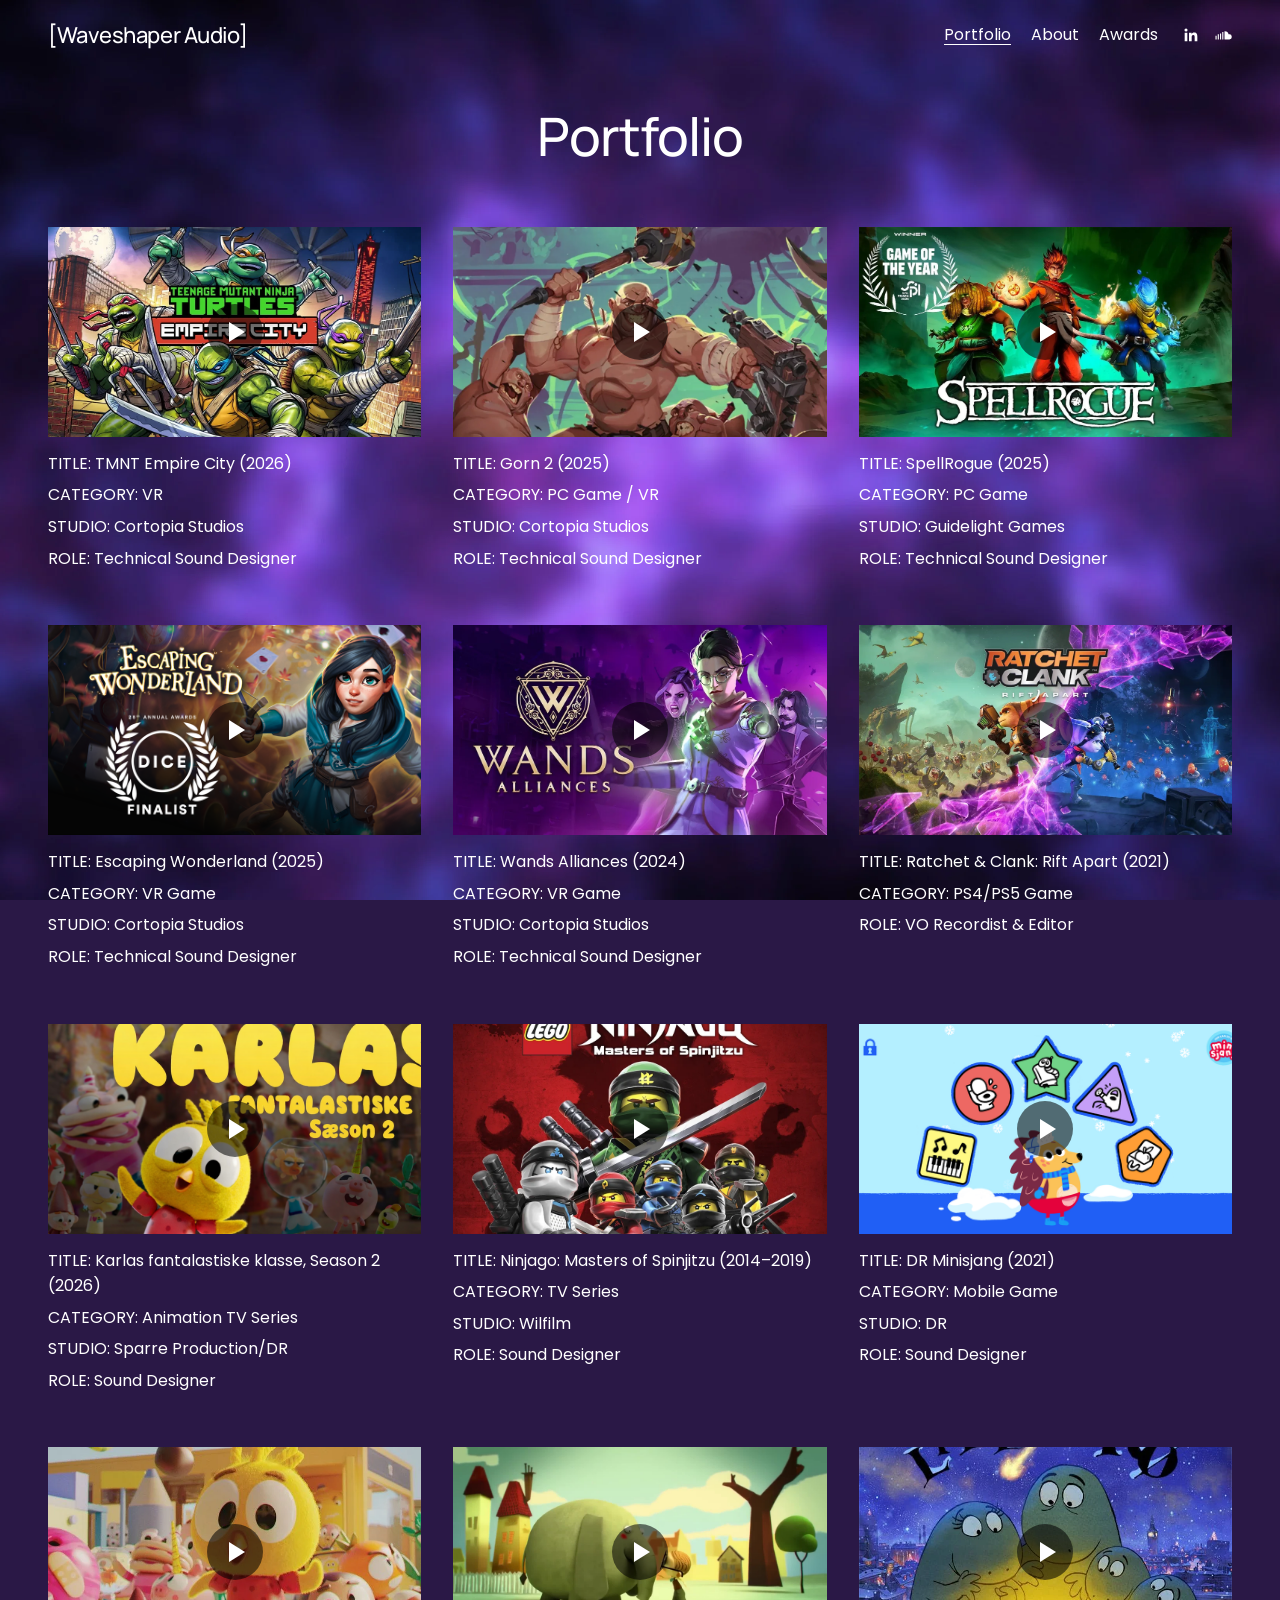
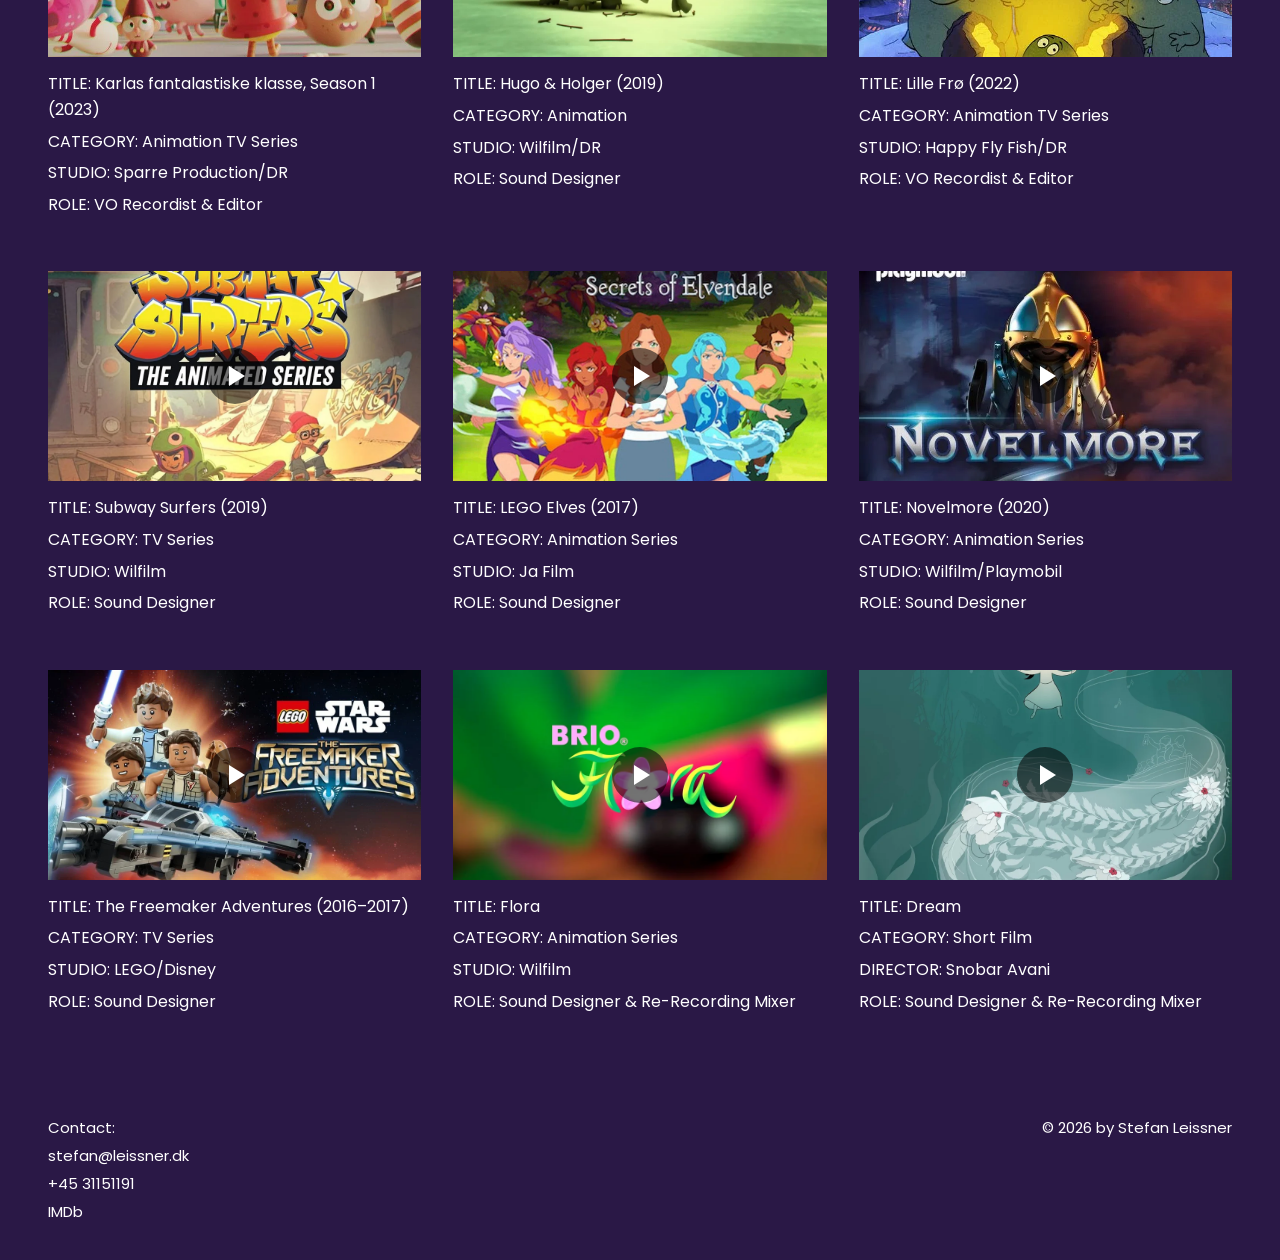
<file: index.html>
<!doctype html>
<html lang="en">
<head>
<meta charset="utf-8">
<meta name="viewport" content="width=device-width, initial-scale=1">
<title>[Waveshaper Audio]</title>
<meta name="description" content="Stefan Leissner – sound designer for games, animation, TV and film.">
<link rel="preconnect" href="https://fonts.googleapis.com">
<link rel="preconnect" href="https://fonts.gstatic.com" crossorigin>
<link href="https://fonts.googleapis.com/css2?family=Manrope:wght@500;700&family=Poppins:wght@400;700&display=swap" rel="stylesheet">
<link rel="stylesheet" href="css/style.css">
</head>
<body>
<header class="site-header">
  <a class="site-title" href="index.html">[Waveshaper Audio]</a>
  <nav class="site-nav">
    <a href="index.html" aria-current="page">Portfolio</a>
    <a href="about.html">About</a>
    <a href="awards.html">Awards</a>
  </nav>
  <div class="social">
    <a href="https://www.linkedin.com/in/sleissner" aria-label="LinkedIn"><svg viewBox="0 0 24 24"><path d="M20.45 20.45h-3.56v-5.57c0-1.33-.02-3.04-1.85-3.04-1.85 0-2.13 1.45-2.13 2.94v5.67H9.35V9h3.41v1.56h.05c.48-.9 1.64-1.85 3.37-1.85 3.6 0 4.27 2.37 4.27 5.46v6.28zM5.34 7.43a2.06 2.06 0 1 1 0-4.12 2.06 2.06 0 0 1 0 4.12zM7.12 20.45H3.56V9h3.56v11.45z"/></svg></a>
    <a href="https://soundcloud.com/waveshaper26/sets/sonic-tailspin" aria-label="SoundCloud"><svg viewBox="0 0 24 24"><path d="M14.5 7a5 5 0 0 1 4.9 4.1A3.5 3.5 0 1 1 20 18h-6V7.3c.2-.2.3-.3.5-.3z"/><rect x="11" y="8" width="1.5" height="10"/><rect x="8" y="10" width="1.5" height="8"/><rect x="5" y="11" width="1.5" height="7"/><rect x="2" y="13" width="1.5" height="5"/></svg></a>
  </div>
</header>
<main>
  <h1>Portfolio</h1>
  <div class="projects" id="projects"></div>
</main>
<script src="js/projects.js"></script>
<script src="js/portfolio.js"></script>
<footer class="site-footer">
  <div>
    <p>Contact:</p>
    <p><a href="mailto:stefan@leissner.dk">stefan@leissner.dk</a></p>
    <p><a href="tel:+4531151191">+45 31151191</a></p>
    <p><a href="https://www.imdb.com/name/nm2223567/">IMDb</a></p>
  </div>
  <p>© 2026 by Stefan Leissner</p>
</footer>
</body>
</html>
</file>
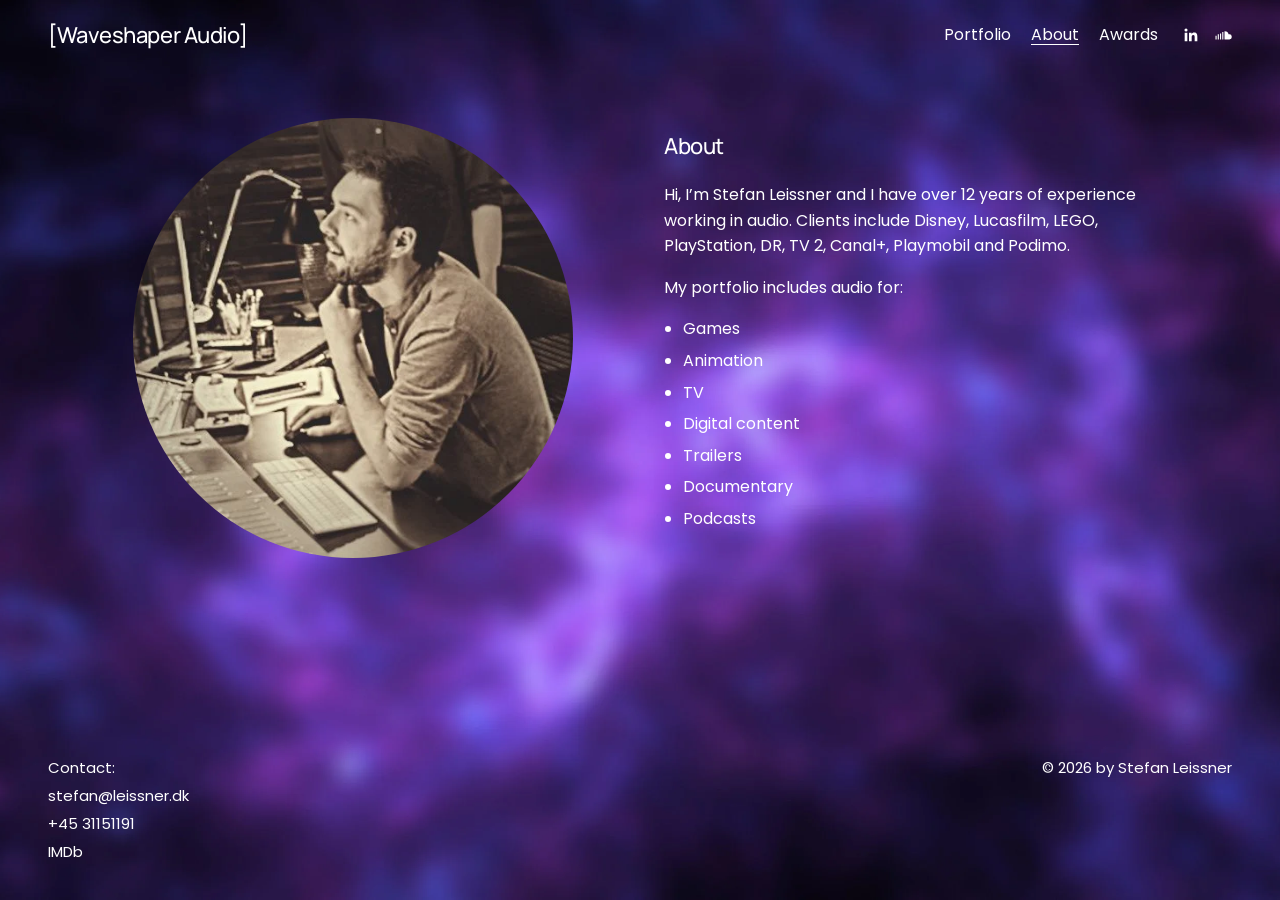
<file: about.html>
<!doctype html>
<html lang="en">
<head>
<meta charset="utf-8">
<meta name="viewport" content="width=device-width, initial-scale=1">
<title>About – [Waveshaper Audio]</title>
<meta name="description" content="Stefan Leissner – sound designer for games, animation, TV and film.">
<link rel="preconnect" href="https://fonts.googleapis.com">
<link rel="preconnect" href="https://fonts.gstatic.com" crossorigin>
<link href="https://fonts.googleapis.com/css2?family=Manrope:wght@500;700&family=Poppins:wght@400;700&display=swap" rel="stylesheet">
<link rel="stylesheet" href="css/style.css">
</head>
<body>
<header class="site-header">
  <a class="site-title" href="index.html">[Waveshaper Audio]</a>
  <nav class="site-nav">
    <a href="index.html">Portfolio</a>
    <a href="about.html" aria-current="page">About</a>
    <a href="awards.html">Awards</a>
  </nav>
  <div class="social">
    <a href="https://www.linkedin.com/in/sleissner" aria-label="LinkedIn"><svg viewBox="0 0 24 24"><path d="M20.45 20.45h-3.56v-5.57c0-1.33-.02-3.04-1.85-3.04-1.85 0-2.13 1.45-2.13 2.94v5.67H9.35V9h3.41v1.56h.05c.48-.9 1.64-1.85 3.37-1.85 3.6 0 4.27 2.37 4.27 5.46v6.28zM5.34 7.43a2.06 2.06 0 1 1 0-4.12 2.06 2.06 0 0 1 0 4.12zM7.12 20.45H3.56V9h3.56v11.45z"/></svg></a>
    <a href="https://soundcloud.com/waveshaper26/sets/sonic-tailspin" aria-label="SoundCloud"><svg viewBox="0 0 24 24"><path d="M14.5 7a5 5 0 0 1 4.9 4.1A3.5 3.5 0 1 1 20 18h-6V7.3c.2-.2.3-.3.5-.3z"/><rect x="11" y="8" width="1.5" height="10"/><rect x="8" y="10" width="1.5" height="8"/><rect x="5" y="11" width="1.5" height="7"/><rect x="2" y="13" width="1.5" height="5"/></svg></a>
  </div>
</header>
<main>
  <section class="about">
    <img src="images/stefan.webp" alt="Stefan Leissner at the mixing desk">
    <div>
      <h2>About</h2>
      <p>Hi, I’m Stefan Leissner and I have over 12 years of experience working in audio. Clients include Disney, Lucasfilm, LEGO, PlayStation, DR, TV 2, Canal+, Playmobil and Podimo.</p>
      <p>My portfolio includes audio for:</p>
      <ul>
        <li>Games</li>
        <li>Animation</li>
        <li>TV</li>
        <li>Digital content</li>
        <li>Trailers</li>
        <li>Documentary</li>
        <li>Podcasts</li>
      </ul>
    </div>
  </section>
</main>
<footer class="site-footer">
  <div>
    <p>Contact:</p>
    <p><a href="mailto:stefan@leissner.dk">stefan@leissner.dk</a></p>
    <p><a href="tel:+4531151191">+45 31151191</a></p>
    <p><a href="https://www.imdb.com/name/nm2223567/">IMDb</a></p>
  </div>
  <p>© 2026 by Stefan Leissner</p>
</footer>
</body>
</html>
</file>
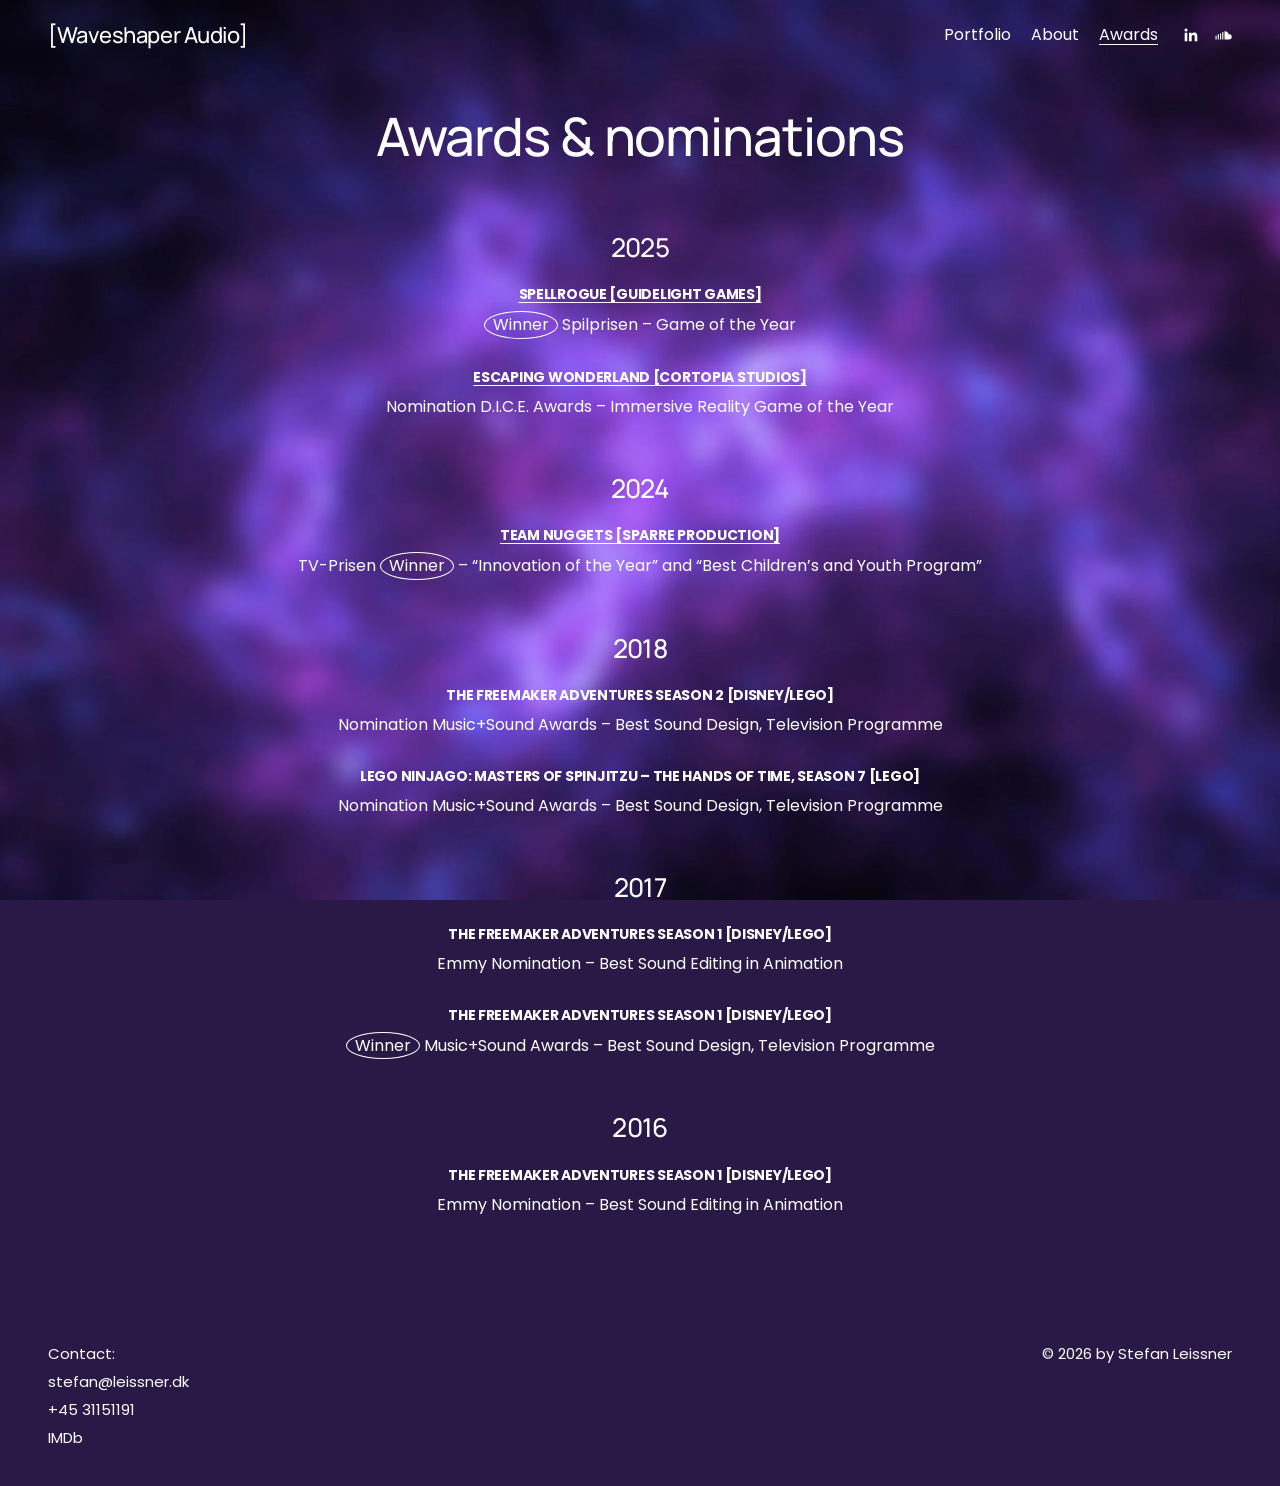
<file: awards.html>
<!doctype html>
<html lang="en">
<head>
<meta charset="utf-8">
<meta name="viewport" content="width=device-width, initial-scale=1">
<title>Awards – [Waveshaper Audio]</title>
<meta name="description" content="Stefan Leissner – sound designer for games, animation, TV and film.">
<link rel="preconnect" href="https://fonts.googleapis.com">
<link rel="preconnect" href="https://fonts.gstatic.com" crossorigin>
<link href="https://fonts.googleapis.com/css2?family=Manrope:wght@500;700&family=Poppins:wght@400;700&display=swap" rel="stylesheet">
<link rel="stylesheet" href="css/style.css">
</head>
<body>
<header class="site-header">
  <a class="site-title" href="index.html">[Waveshaper Audio]</a>
  <nav class="site-nav">
    <a href="index.html">Portfolio</a>
    <a href="about.html">About</a>
    <a href="awards.html" aria-current="page">Awards</a>
  </nav>
  <div class="social">
    <a href="https://www.linkedin.com/in/sleissner" aria-label="LinkedIn"><svg viewBox="0 0 24 24"><path d="M20.45 20.45h-3.56v-5.57c0-1.33-.02-3.04-1.85-3.04-1.85 0-2.13 1.45-2.13 2.94v5.67H9.35V9h3.41v1.56h.05c.48-.9 1.64-1.85 3.37-1.85 3.6 0 4.27 2.37 4.27 5.46v6.28zM5.34 7.43a2.06 2.06 0 1 1 0-4.12 2.06 2.06 0 0 1 0 4.12zM7.12 20.45H3.56V9h3.56v11.45z"/></svg></a>
    <a href="https://soundcloud.com/waveshaper26/sets/sonic-tailspin" aria-label="SoundCloud"><svg viewBox="0 0 24 24"><path d="M14.5 7a5 5 0 0 1 4.9 4.1A3.5 3.5 0 1 1 20 18h-6V7.3c.2-.2.3-.3.5-.3z"/><rect x="11" y="8" width="1.5" height="10"/><rect x="8" y="10" width="1.5" height="8"/><rect x="5" y="11" width="1.5" height="7"/><rect x="2" y="13" width="1.5" height="5"/></svg></a>
  </div>
</header>
<main>
  <h1>Awards &amp; nominations</h1>
  <section class="awards">
    <h2>2025</h2>
    <div class="award">
      <h3><a href="https://www.spellrogue.com/info">SpellRogue [Guidelight Games]</a></h3>
      <p><span class="won">Winner</span> Spilprisen – Game of the Year</p>
    </div>
    <div class="award">
      <h3><a href="https://www.cortopia.com/">Escaping Wonderland [Cortopia Studios]</a></h3>
      <p>Nomination D.I.C.E. Awards – Immersive Reality Game of the Year</p>
    </div>
    <h2>2024</h2>
    <div class="award">
      <h3><a href="http://sparreproduction.dk/home/">Team Nuggets [Sparre Production]</a></h3>
      <p>TV-Prisen <span class="won">Winner</span> – “Innovation of the Year” and “Best Children’s and Youth Program”</p>
    </div>
    <h2>2018</h2>
    <div class="award">
      <h3>The Freemaker Adventures Season 2 [Disney/LEGO]</h3>
      <p>Nomination Music+Sound Awards – Best Sound Design, Television Programme</p>
    </div>
    <div class="award">
      <h3>LEGO Ninjago: Masters of Spinjitzu – The Hands of Time, Season 7 [LEGO]</h3>
      <p>Nomination Music+Sound Awards – Best Sound Design, Television Programme</p>
    </div>
    <h2>2017</h2>
    <div class="award">
      <h3>The Freemaker Adventures Season 1 [Disney/LEGO]</h3>
      <p>Emmy Nomination – Best Sound Editing in Animation</p>
    </div>
    <div class="award">
      <h3>The Freemaker Adventures Season 1 [Disney/LEGO]</h3>
      <p><span class="won">Winner</span> Music+Sound Awards – Best Sound Design, Television Programme</p>
    </div>
    <h2>2016</h2>
    <div class="award">
      <h3>The Freemaker Adventures Season 1 [Disney/LEGO]</h3>
      <p>Emmy Nomination – Best Sound Editing in Animation</p>
    </div>
  </section>
</main>
<footer class="site-footer">
  <div>
    <p>Contact:</p>
    <p><a href="mailto:stefan@leissner.dk">stefan@leissner.dk</a></p>
    <p><a href="tel:+4531151191">+45 31151191</a></p>
    <p><a href="https://www.imdb.com/name/nm2223567/">IMDb</a></p>
  </div>
  <p>© 2026 by Stefan Leissner</p>
</footer>
</body>
</html>
</file>
<file: css/style.css>
:root {
  --text: #fff;
  --muted: rgba(255, 255, 255, 0.75);
  --accent: #c9b6ff;
  --heading: "Manrope", sans-serif;
  --body: "Poppins", sans-serif;
  --gutter: clamp(16px, 4vw, 48px);
}

* { box-sizing: border-box; }

html { background: #2a1846; }

body {
  margin: 0;
  min-height: 100vh;
  display: flex;
  flex-direction: column;
  color: var(--text);
  font: 400 16px/1.6 var(--body);
  background: #2a1846 url("../images/background.webp") center / cover fixed;
}

a { color: inherit; }

/* Header */
.site-header {
  display: flex;
  align-items: center;
  gap: 24px;
  padding: 20px var(--gutter);
}
.site-title {
  font: 500 22px var(--heading);
  letter-spacing: -0.02em;
  text-decoration: none;
  margin-right: auto;
}
.site-nav { display: flex; gap: 20px; }
.site-nav a { text-decoration: none; }
.site-nav a[aria-current="page"] { text-decoration: underline; text-underline-offset: 4px; }
.social { display: flex; gap: 14px; }
.social svg { width: 18px; height: 18px; fill: currentColor; display: block; }

main { flex: 1; padding: 0 var(--gutter) 64px; }

h1, h2, h3 {
  font-family: var(--heading);
  font-weight: 500;
  letter-spacing: -0.02em;
}
h1 { font-size: clamp(36px, 5vw, 53px); text-align: center; margin: 24px 0 48px; }

/* Portfolio grid */
.projects {
  display: grid;
  grid-template-columns: repeat(auto-fill, minmax(280px, 1fr));
  gap: 48px 32px;
  max-width: 1200px;
  margin: 0 auto;
}
.media {
  aspect-ratio: 16 / 9;
  background: #000;
  overflow: hidden;
}
.media video, .media iframe, .poster img {
  width: 100%;
  height: 100%;
  border: 0;
  display: block;
}
.media video { object-fit: contain; }
.poster {
  position: relative;
  width: 100%;
  height: 100%;
  padding: 0;
  border: 0;
  cursor: pointer;
  background: none;
}
.poster img { object-fit: cover; transition: transform 0.3s, filter 0.3s; }
.poster:hover img, .poster:focus-visible img { transform: scale(1.03); filter: brightness(0.8); }
.play {
  position: absolute;
  inset: 50% auto auto 50%;
  width: 56px;
  height: 56px;
  translate: -50% -50%;
  border-radius: 50%;
  background: rgba(0, 0, 0, 0.55);
}
.play::after {
  content: "";
  position: absolute;
  inset: 50% auto auto 54%;
  translate: -50% -50%;
  border-style: solid;
  border-width: 10px 0 10px 16px;
  border-color: transparent transparent transparent #fff;
}
.caption { margin-top: 14px; }
.caption p { margin: 0 0 6px; }
.label { text-transform: uppercase; }

/* About */
.about {
  display: grid;
  grid-template-columns: minmax(0, 1fr) minmax(0, 1fr);
  gap: 48px;
  align-items: center;
  max-width: 1100px;
  margin: 48px auto 0;
}
.about img { width: 100%; max-width: 440px; aspect-ratio: 1; object-fit: cover; border-radius: 50%; justify-self: center; }
.about h2 { font-size: 22px; margin-top: 0; }
.about ul { padding-left: 1.2em; }
.about li { margin-bottom: 6px; }

/* Awards */
.awards { max-width: 760px; margin: 0 auto; text-align: center; }
.awards h2 { font-size: 26px; margin: 48px 0 16px; }
.award { margin-bottom: 28px; }
.award h3 { font: 700 14px var(--body); text-transform: uppercase; margin: 0 0 6px; }
.award h3 a { text-underline-offset: 3px; }
.award p { margin: 0; }
.won {
  display: inline-block;
  padding: 0 8px;
  border: 1.5px solid currentColor;
  border-radius: 50%;
}

/* Footer */
.site-footer {
  display: flex;
  flex-wrap: wrap;
  justify-content: space-between;
  gap: 16px;
  padding: 32px var(--gutter);
  font-size: 15px;
}
.site-footer p { margin: 0 0 4px; }
.site-footer a { text-decoration: none; }

@media (max-width: 720px) {
  .site-header { flex-wrap: wrap; gap: 12px 20px; }
  .site-title { flex-basis: 100%; }
  .about { grid-template-columns: 1fr; }
  body { background-attachment: scroll; }
}
</file>
